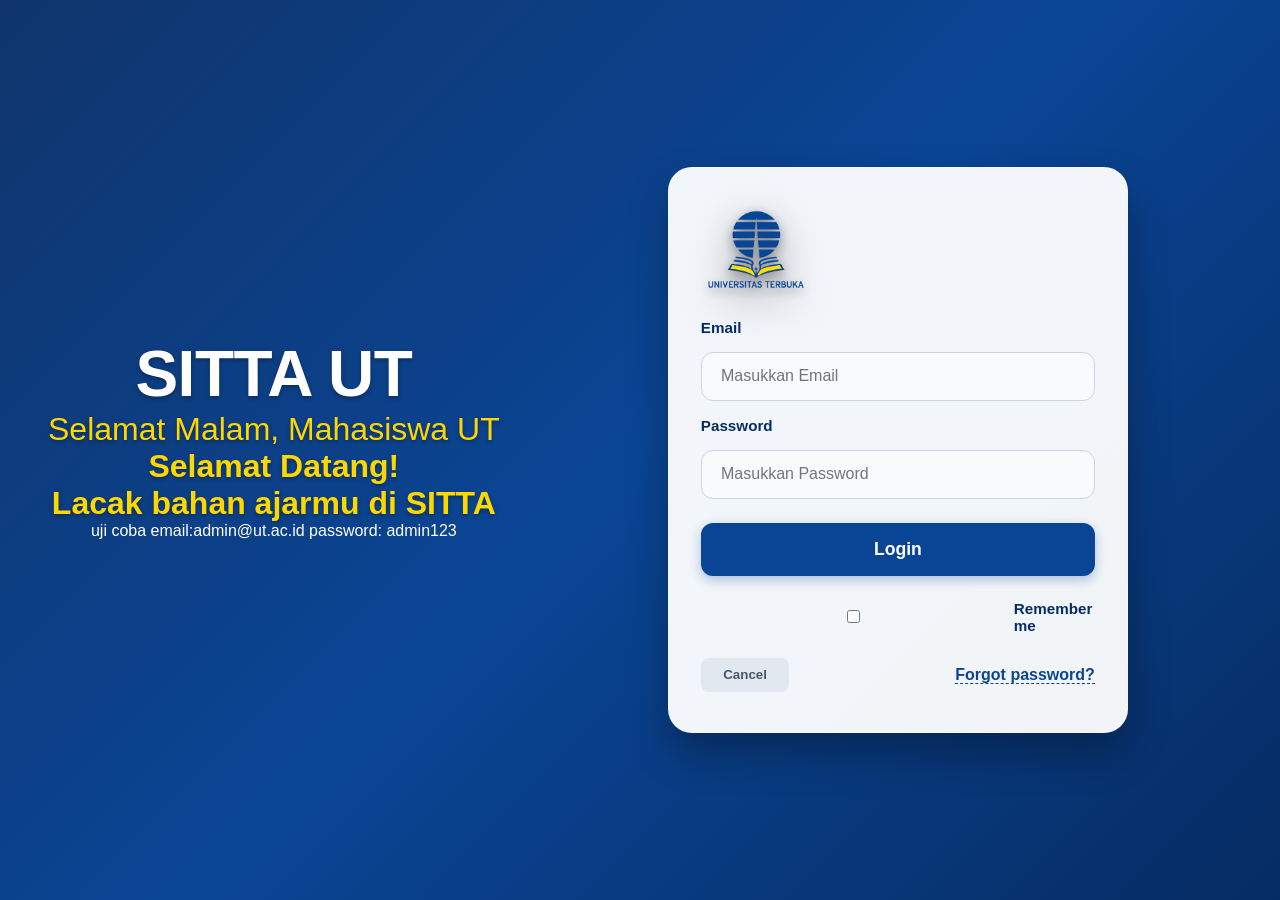
<file: index.html>
<!DOCTYPE html>
<html lang="id">
<head>
  <meta charset="UTF-8">
  <meta name="viewport" content="width=device-width, initial-scale=1.0, user-scalable=yes">
  <title>Login SITTA - Sistem Informasi Bahan Ajar</title>
  <link rel="stylesheet" href="CSS/style.css">
</head>
<body>

<div id="parentDIV">
  <h1>SITTA UT</h1>
  <b id="greeting" class="greeting-message"></b>
  <br>
  <b>Selamat Datang!
  <br>
     Lacak bahan ajarmu di SITTA</b>
  <p>uji coba email:admin@ut.ac.id password: admin123</p>
</div>

<div class="gradient-box">
  <div id="myDIV">
    <div class="imgcontainer">
      <img src="Assets/logo-ut.png" alt="Logo Universitas Terbuka" class="logo-ut">
    </div>

    <form id="loginForm" action="#" method="post" novalidate>
      <div class="container">
        <label for="email"><b>Email</b></label>
        <input type="email" id="email" name="email" placeholder="Masukkan Email" required autocomplete="email">

        <label for="password"><b>Password</b></label>
        <input type="password" id="password" name="password" placeholder="Masukkan Password" required autocomplete="current-password">

        <button type="submit" id="loginBtn">Login</button>

        <div class="remember-me">
          <input type="checkbox" id="remember" name="remember">
          <label for="remember">Remember me</label>
        </div>
      </div>

      <div class="footer-form">
        <button type="button" class="cancelbtn" id="cancelBtn">Cancel</button>
        <span class="psw"><a href="#">Forgot password?</a></span>
      </div>
    </form>
  </div>
</div>

<script src="js/data.js"></script>
<script>
  (function() {
    const loginForm = document.getElementById('loginForm');
    const emailInput = document.getElementById('email');
    const passwordInput = document.getElementById('password');
    const rememberCheck = document.getElementById('remember');
    const cancelBtn = document.getElementById('cancelBtn');
    const greetingEl = document.getElementById('greeting');

    if (greetingEl) {
      const currentHour = new Date().getHours();
      let greetingText = '';
      if (currentHour >= 5 && currentHour < 12) greetingText = 'Selamat Pagi';
      else if (currentHour >= 12 && currentHour < 15) greetingText = 'Selamat Siang';
      else if (currentHour >= 15 && currentHour < 18) greetingText = 'Selamat Sore';
      else greetingText = 'Selamat Malam';
      greetingEl.innerText = greetingText + ', Mahasiswa UT';
    }

    function loadRememberedEmail() {
      const savedEmail = localStorage.getItem('sitta_remembered_email');
      if (savedEmail) {
        emailInput.value = savedEmail;
        rememberCheck.checked = true;
      }
    }

    function handleRememberOnSuccess(email) {
      if (rememberCheck.checked) {
        localStorage.setItem('sitta_remembered_email', email);
      } else {
        localStorage.removeItem('sitta_remembered_email');
      }
    }

    const performLogin = (event) => {
      event.preventDefault();
      const email = emailInput.value.trim();
      const password = passwordInput.value;

      if (!email || !password) {
        alert('Email dan Password wajib diisi!');
        return;
      }

      if (typeof dataPengguna === 'undefined') {
        alert('Gagal memuat data pengguna. Hubungi administrator.');
        return;
      }

      const user = dataPengguna.find(u => u.email === email && u.password === password);

      if (user) {
        localStorage.setItem('sitta_user_email', email);
        handleRememberOnSuccess(email);
        alert('Login berhasil! Selamat datang, ' + (user.email || 'pengguna') + '.');
        window.location.href = "dashboard.html";
      } else {
        alert('Email atau password salah!');
        passwordInput.value = '';
        passwordInput.focus();
      }
    };

    const resetForm = () => {
      emailInput.value = '';
      passwordInput.value = '';
      rememberCheck.checked = false;
      localStorage.removeItem('sitta_remembered_email');
      emailInput.focus();
    };

    if (loginForm) loginForm.addEventListener('submit', performLogin);
    if (cancelBtn) cancelBtn.addEventListener('click', resetForm);
    loadRememberedEmail();
  })();
</script>
</body>
</html>
</file>
<file: CSS/style.css>
/* ========== ROOT VARIABEL (WARNA DASAR TETAP) ========== */
:root {
    --blue-ut: #0A4595;
    --blue-mid: rgba(10, 68, 149, 0.84);
    --blue-dark: #062c63;
    --white-bg: #FFF9F9;
    --glass: rgba(255, 255, 255, 0.12);
    --glass-border: rgba(255, 255, 255, 0.25);
    --gold: #FFD700;
    --green-success: #2ecc71; /* Diperhalus agar lebih modern */
    --red-low: #ff6b6b;
    --text-shadow: 0 2px 4px rgba(0,0,0,0.3);
}

/* ========== RESET & GLOBAL ========== */
* {
    margin: 0;
    padding: 0;
    box-sizing: border-box;
    font-family: 'Segoe UI', -apple-system, BlinkMacSystemFont, Arial, sans-serif;
}

body {
    min-height: 100vh;
    /* Gradient disesuaikan agar transisi warna lebih halus & teks mudah dibaca */
    background: linear-gradient(135deg, #10356c 0%, var(--blue-ut) 50%, var(--blue-dark) 100%);
    background-attachment: fixed;
    display: flex;
    justify-content: center;
    align-items: center;
    padding: 2rem 1rem;
    color: #ffffff;
}

/* Container umum untuk semua halaman */
.main-container {
    width: 100%;
    max-width: 1300px;
    margin: 0 auto;
    display: flex;
    flex-direction: column;
    gap: 2rem;
}

/* ========== GLASS CARD / POP-UP BOX ========== */
.glass-card, .gradient-box, .glass-box {
    background: var(--glass);
    backdrop-filter: blur(20px);
    -webkit-backdrop-filter: blur(20px);
    border: 1px solid var(--glass-border);
    border-radius: 1.5rem;
    padding: 2.5rem 2rem;
    box-shadow: 0 20px 40px rgba(0, 0, 0, 0.3);
    transition: transform 0.3s cubic-bezier(0.175, 0.885, 0.32, 1.275), box-shadow 0.3s ease;
}

.glass-card:hover, .gradient-box:hover, .glass-box:hover {
    transform: translateY(-5px);
    box-shadow: 0 30px 50px rgba(0, 0, 0, 0.4);
}

/* ========== LOGIN FORM ========== */
#parentDIV {
    text-align: center;
    margin-bottom: 1.5rem;
    padding: 1rem 2rem;
}

#parentDIV h1 {
    font-size: clamp(2.5rem, 5vw, 4rem); /* Responsive font-size */
    color: #ffffff;
    text-shadow: var(--text-shadow);
    letter-spacing: -0.5px;
    font-weight: 800;
}

#parentDIV b {
    color: var(--gold);
    font-size: clamp(1.2rem, 3vw, 2rem);
    text-shadow: var(--text-shadow);
}

.gradient-box {
    max-width: 460px;
    width: 100%;
    margin: 0 auto;
    background: rgba(255, 255, 255, 0.95); /* Dibuat solid terang agar form login kontras */
    color: var(--blue-dark);
}

.imgcontainer {
    margin-bottom: 1.5rem;
}

.logo-ut {
    max-width: 110px;
    align-self: center;;
    width: 100%;
    height: auto;
    filter: drop-shadow(0 4px 8px rgba(0,0,0,0.15));
}

#loginForm .container {
    display: flex;
    flex-direction: column;
    gap: 1rem;
    margin-bottom: 1.2rem;
}

#loginForm label {
    text-align: left;
    font-weight: 600;
    color: var(--blue-dark);
    font-size: 0.95rem;
}

#loginForm input {
    width: 100%;
    padding: 0.9rem 1.2rem;
    background: #f8fafc;
    border: 1.5px solid #cbd5e1;
    border-radius: 0.75rem;
    font-size: 1rem;
    color: var(--blue-dark);
    outline: none;
    transition: all 0.2s ease;
}

#loginForm input:focus {
    border-color: var(--blue-ut);
    background: white;
    box-shadow: 0 0 0 4px rgba(10, 69, 149, 0.15);
}

#loginForm button[type="submit"] {
    background: var(--blue-ut);
    color: white;
    border: none;
    padding: 1rem;
    font-size: 1.1rem;
    font-weight: 700;
    border-radius: 0.75rem;
    cursor: pointer;
    transition: all 0.2s ease;
    margin-top: 0.5rem;
    box-shadow: 0 4px 12px rgba(10, 65, 149, 0.3);
}

#loginForm button[type="submit"]:hover {
    background: #083674;
    transform: translateY(-1px);
}

.remember-me {
    display: flex;
    align-items: center;
    gap: 0.5rem;
    margin-top: 0.5rem;
}

.remember-me input[type="checkbox"] {
    width: auto; /* Memperbaiki bug checkbox melebar 50% */
    cursor: pointer;
}

.footer-form {
    display: flex;
    justify-content: space-between;
    align-items: center;
    margin-top: 1.5rem;
    gap: 0.8rem;
}

.cancelbtn {
    background: #e2e8f0;
    border: none;
    padding: 0.6rem 1.4rem;
    border-radius: 0.5rem;
    color: #475569;
    font-weight: 600;
    cursor: pointer;
    transition: background 0.2s;
}

.cancelbtn:hover {
    background: #cbd5e1;
    color: var(--blue-dark);
}

.psw a {
    color: var(--blue-ut);
    text-decoration: none;
    font-weight: 600;
    border-bottom: 1.5px dashed var(--blue-ut);
}

.psw a:hover {
    color: var(--blue-dark);
    border-bottom-style: solid;
}

/* ========== HEADER & GREETING (DASHBOARD) ========== */
.header-card {
    text-align: center;
    background: rgba(228, 230, 240, 0.368);
    border: 1px solid rgba(255, 255, 255, 0.15);
    backdrop-filter: blur(10px);
    border-radius: 1.5rem;
    padding: 2rem;
}

.header-card h2 {
    font-size: 2.2rem;
    font-weight: 800;
    color: #ffffff;
    text-shadow: var(--text-shadow);
}

.greeting-message {
    font-size: 1.3rem;
    font-weight: 500;
    color: var(--gold);
    margin-top: 0.4rem;
}

.subtitle {
    font-size: 1rem;
    opacity: 0.85;
    margin-top: 0.2rem;
}

.logo-ut {
    max-width: 110px;
    width: 100%;
    height: auto;
    filter: drop-shadow(0 4px 6px rgba(0, 0, 0, 0.4)) 
            drop-shadow(0 12px 20px rgba(0, 0, 0, 0.35));
    transition: transform 0.3s ease, filter 0.3s ease;
}

/* Efek UX Tambahan: Logo sedikit terangkat saat cursor mendekat */
.logo-ut:hover {
    transform: translateY(-4px) scale(1.05);
    filter: drop-shadow(0 6px 10px rgba(0, 0, 0, 0.45)) 
            drop-shadow(0 18px 25px rgba(0, 0, 0, 0.4));
}

/* ========== MENU GRID (DASHBOARD) ========== */
.menu-grid {
    display: grid;
    grid-template-columns: repeat(auto-fit, minmax(220px, 1fr));
    gap: 2rem;
    margin: 1rem 0;
}

.menu-item {
    background: rgba(255, 255, 255, 0.08);
    backdrop-filter: blur(10px);
    padding: 2.5rem 1.5rem;
    border-radius: 1.5rem;
    text-align: center;
    text-decoration: none;
    transition: all 0.3s cubic-bezier(0.4, 0, 0.2, 1);
    border: 1px solid rgba(255, 255, 255, 0.12);
    cursor: pointer;
    display: flex;
    flex-direction: column;
    align-items: center;
}

.menu-item i {
    font-size: 3rem;
    margin-bottom: 1rem;
    color: var(--gold);
    filter: drop-shadow(0 2px 8px rgba(0,0,0,0.3));
}

.menu-item span {
    font-weight: 700;
    font-size: 1.2rem;
    color: #ffffff;
}

.menu-item:hover {
    transform: translateY(-8px);
    background: rgba(255, 255, 255, 0.18);
    border-color: rgba(255, 255, 255, 0.4);
    box-shadow: 0 15px 30px rgba(0,0,0,0.3);
}

/* ========== TABEL STOK (STOK.HTML) ========== */
.table-container {
    width: 100%;
    padding: 2rem;
}

.table-header {
    display: flex;
    justify-content: space-between;
    align-items: center;
    flex-wrap: wrap;
    gap: 1rem;
    margin-bottom: 1.8rem;
}

.btn-back {
    background: rgba(255, 255, 255, 0.15);
    padding: 0.7rem 1.5rem;
    border-radius: 2rem;
    text-decoration: none;
    color: white;
    font-weight: 600;
    border: 1px solid rgba(255, 255, 255, 0.2);
    transition: all 0.2s ease;
}

.btn-back:hover {
    background: var(--gold);
    color: var(--blue-dark);
    box-shadow: 0 4px 12px rgba(255, 215, 0, 0.3);
}

.table-wrapper {
    overflow-x: auto;
    border-radius: 1rem;
    box-shadow: 0 10px 30px rgba(0,0,0,0.2);
}

table {
    width: 100%;
    border-collapse: collapse;
    background: rgba(15, 23, 42, 0.3);
    color: white;
}

thead {
    background: rgba(15, 23, 42, 0.6);
}

th {
    padding: 1.2rem 1rem;
    font-size: 0.9rem;
    text-transform: uppercase;
    letter-spacing: 1px;
    font-weight: 700;
    border-bottom: 2px solid rgba(255,255,255,0.1);
}

td {
    padding: 1.1rem 1rem;
    border-bottom: 1px solid rgba(255, 255, 255, 0.08);
    text-align: center;
    vertical-align: middle;
    font-size: 0.95rem;
}

/* Efek Interaktif Baris Utama yang dapat diklik */
.clickable-row {
    cursor: pointer;
    transition: background-color 0.2s ease;
}

.clickable-row:hover {
    background-color: rgba(255, 255, 255, 0.12) !important;
}

/* Modifikasi Baris Box Detail agar kontras & readability tinggi */
.detail-row {
    background: rgba(0, 0, 0, 0.25);
}

.detail-box {
    background: rgba(10, 69, 149, 0.4);
    border: 1px solid rgba(255, 255, 255, 0.15);
    padding: 1.5rem 2rem;
    border-radius: 0.75rem;
    text-align: left;
    line-height: 1.6; /* Sesuai standar kenyamanan membaca teks */
    box-shadow: inset 0 2px 8px rgba(0,0,0,0.2);
}

.detail-box h4 {
    color: var(--gold);
    margin-bottom: 0.5rem;
    font-size: 1.1rem;
}

.detail-box ul {
    list-style: none;
}

.detail-box li {
    margin-bottom: 0.3rem;
    color: #e2e8f0;
}

.cover-wrapper img {
    width: 55px;
    height: auto;
    border-radius: 6px;
    box-shadow: 0 4px 8px rgba(0,0,0,0.4);
}

.kode {
    font-family: monospace;
    font-size: 0.8rem;
    background: rgba(0,0,0,0.4);
    padding: 0.25rem 0.6rem;
    border-radius: 20px;
    display: inline-block;
    margin-top: 0.4rem;
}

.badge-jenis {
    background: var(--gold);
    color: var(--blue-dark);
    font-weight: 700;
    padding: 0.3rem 0.8rem;
    border-radius: 20px;
    font-size: 0.8rem;
}

.stok-val {
    font-size: 1.2rem;
    font-weight: 800;
}

.stok-low {
    color: var(--red-low);
    font-weight: 700;
}

.stok-safe {
    color: var(--green-success); /* Diubah ke hijau agar relevan dengan 'Aman' */
    font-weight: 700;
}

/* ========== TRACKING (TRACKING.HTML) ========== */
.tracking-container {
    max-width: 950px;
    width: 100%;
    padding: 2rem;
}

.search-section {
    display: flex;
    flex-wrap: wrap;
    gap: 1rem;
    margin-bottom: 2rem;
    background: rgba(255, 255, 255, 0.1);
    padding: 1.2rem;
    border-radius: 1.5rem;
    border: 1px solid rgba(255, 255, 255, 0.15);
}

.input-group {
    flex: 1;
    position: relative;
}

.input-group i {
    position: absolute;
    left: 1.2rem;
    top: 50%;
    transform: translateY(-50%);
    color: var(--blue-ut);
    font-size: 1.1rem;
}

.input-group input {
    width: 100%;
    padding: 0.9rem 1rem 0.9rem 3rem;
    background: rgba(255, 255, 255, 0.95);
    border: none;
    border-radius: 1rem;
    color: var(--blue-dark);
    font-size: 1rem;
    outline: none;
}

/* FIX: Perbaikan bug syntax placeholder */
.input-group input::placeholder {
    color: #94a3b8;
}

.btn-search {
    background: var(--gold);
    border: none;
    padding: 0 2.5rem;
    border-radius: 1rem;
    font-weight: 700;
    color: var(--blue-dark);
    cursor: pointer;
    transition: all 0.2s ease;
}

.btn-search:hover {
    background: #f5c200;
    transform: translateY(-1px);
}

.info-grid {
    display: grid;
    grid-template-columns: repeat(auto-fit, minmax(180px, 1fr));
    gap: 1.2rem;
    margin-bottom: 2rem;
}

.info-card {
    background: rgba(255, 255, 255, 0.08);
    border: 1px solid rgba(255, 255, 255, 0.1);
    padding: 1.2rem;
    border-radius: 1rem;
}

.info-card small {
    color: var(--gold);
    font-weight: 600;
    font-size: 0.85rem;
    text-transform: uppercase;
    letter-spacing: 0.5px;
}

.info-card p {
    color: #ffffff;
    margin-top: 0.4rem;
    font-weight: 700;
    font-size: 1.1rem;
    word-break: break-word;
}

/* FIX: Hapus double semicolon */
.timeline-container {
    background: rgba(15, 23, 42, 0.3);
    border: 1px solid rgba(255, 255, 255, 0.1);
    padding: 2rem;
    border-radius: 1.5rem;
    color: #ffffff;
}

.stepper-vertical {
    margin-top: 1.5rem;
    padding-left: 1.8rem;
    position: relative;
}

.stepper-vertical::before {
    content: '';
    position: absolute;
    left: 0.35rem;
    top: 0.5rem;
    bottom: 0.5rem;
    width: 2px;
    background: rgba(255, 255, 255, 0.2);
}

.step-item {
    position: relative;
    padding-bottom: 1.8rem;
}

.step-dot {
    position: absolute;
    left: -1.55rem;
    top: 0.35rem;
    width: 12px;
    height: 12px;
    background: #94a3b8;
    border-radius: 50%;
    border: 2px solid rgba(255,255,255,0.8);
}

.step-active .step-dot {
    background: var(--green-success);
    box-shadow: 0 0 10px var(--green-success);
    transform: scale(1.3);
}

.step-active .step-desc {
    color: var(--green-success);
    font-weight: 700;
}

.step-time {
    font-size: 0.8rem;
    color: var(--gold);
    display: block;
    margin-bottom: 0.2rem;
}

.step-desc {
    font-size: 0.95rem;
    color: #e2e8f0;
}

.status-badge {
    background: var(--green-success);
    color: var(--blue-dark);
    padding: 0.4rem 1rem;
    border-radius: 30px;
    font-size: 0.9rem;
    font-weight: 700;
    display: inline-block;
}

/* FIX: Perbaikan salah ketik `fontsize` */
.error-msg {
    background: rgba(239, 68, 68, 0.2);
    border: 1px solid #ef4444;
    padding: 1.2rem;
    border-radius: 1rem;
    color: #fca5a5;
    text-align: center;
    font-size: 1.1rem;
    font-weight: 600;
}

/* ========== RESPONSIVE (Media Queries Terstruktur) ========== */
@media (max-width: 768px) {
    body {
        padding: 1rem 0.5rem;
    }

    .glass-card, .gradient-box, .glass-box {
        padding: 1.5rem;
    }

    .table-container, .tracking-container {
        padding: 1rem 0.5rem;
    }

    th, td {
        padding: 0.8rem 0.5rem;
        font-size: 0.8rem;
    }

    .detail-box {
        padding: 1rem;
    }

    .search-section {
        flex-direction: column;
    }

    .btn-search {
        padding: 0.8rem;
        width: 100%;
    }
}
</file>
